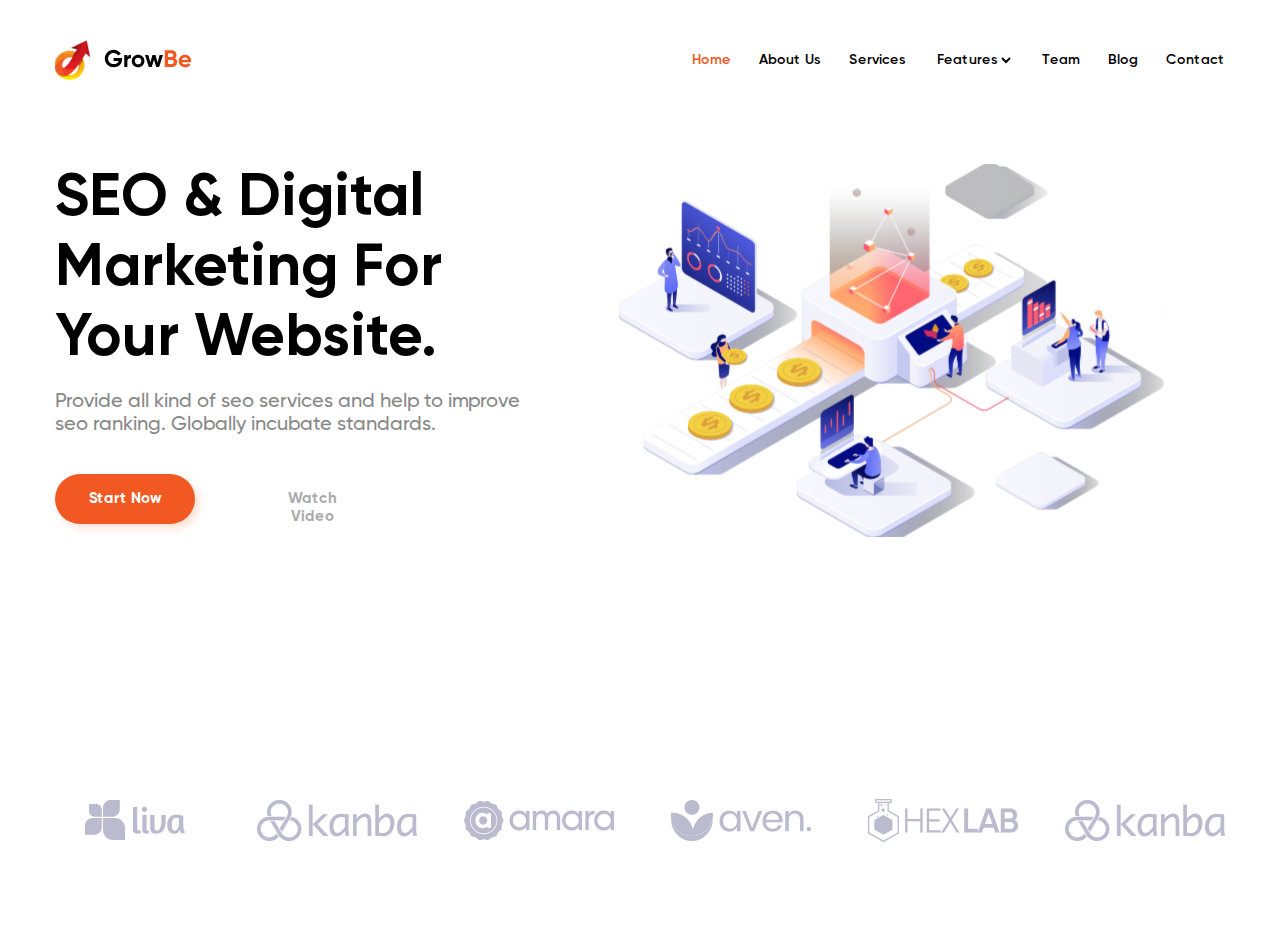
<file: GrowBe/index.html>
<!DOCTYPE html>
<html lang="en">
  <head>
    <meta charset="UTF-8" />
    <meta http-equiv="X-UA-Compatible" content="IE=edge" />
    <meta name="viewport" content="width=device-width, initial-scale=1.0" />
    <title>Document</title>
    <link rel="stylesheet" href="style.css" />
  </head>
  <body>
    <div class="header">
      <div class="header__wraper container">
        <div class="header_logo">
          <img src="img/header_logo.svg" alt="GrowBe logo" />
        </div>
        <div class="header__nav">
          <a class="nav__link__choice" href="#">Home</a>
          <a class="nav__link" href="#">About Us</a>
          <a class="nav__link" href="#">Services</a>
          <select class="nav__link select">
            <option>Features</option>
          </select>
          <a class="nav__link" href="#">Team</a>
          <a class="nav__link" href="#">Blog</a>
          <a class="nav__link" href="#">Contact</a>
        </div>
      </div>
    </div>
    <div class="top__content">
      <div class="content__wraper container">
        <div class="top__info">
          <h1 class="title">SEO &amp; Digital Marketing For Your Website.</h1>
          <p class="text">
            Provide all kind of seo services and help to improve seo ranking.
            Globally incubate standards.
          </p>
          <div class="top__buttons">
            <button class="button_start">Start Now</button>
            <button class="button_video">Watch Video</button>
          </div>
        </div>
        <img
          class="img_content"
          src="img/top_img.svg"
          alt="the_working_process"
        />
      </div>
    </div>
    <div class="top_logos">
      <div class="logos__wraper container">
        <img src="img/logo1.svg" alt="logo" />
        <img src="img/logo2.svg" alt="logo" />
        <img src="img/logo3.svg" alt="logo" />
        <img src="img/logo4.svg" alt="logo" />
        <img src="img/logo5.svg" alt="logo" />
        <img src="img/logo2.svg" alt="logo" />
      </div>
    </div>
  </body>
</html>
</file>
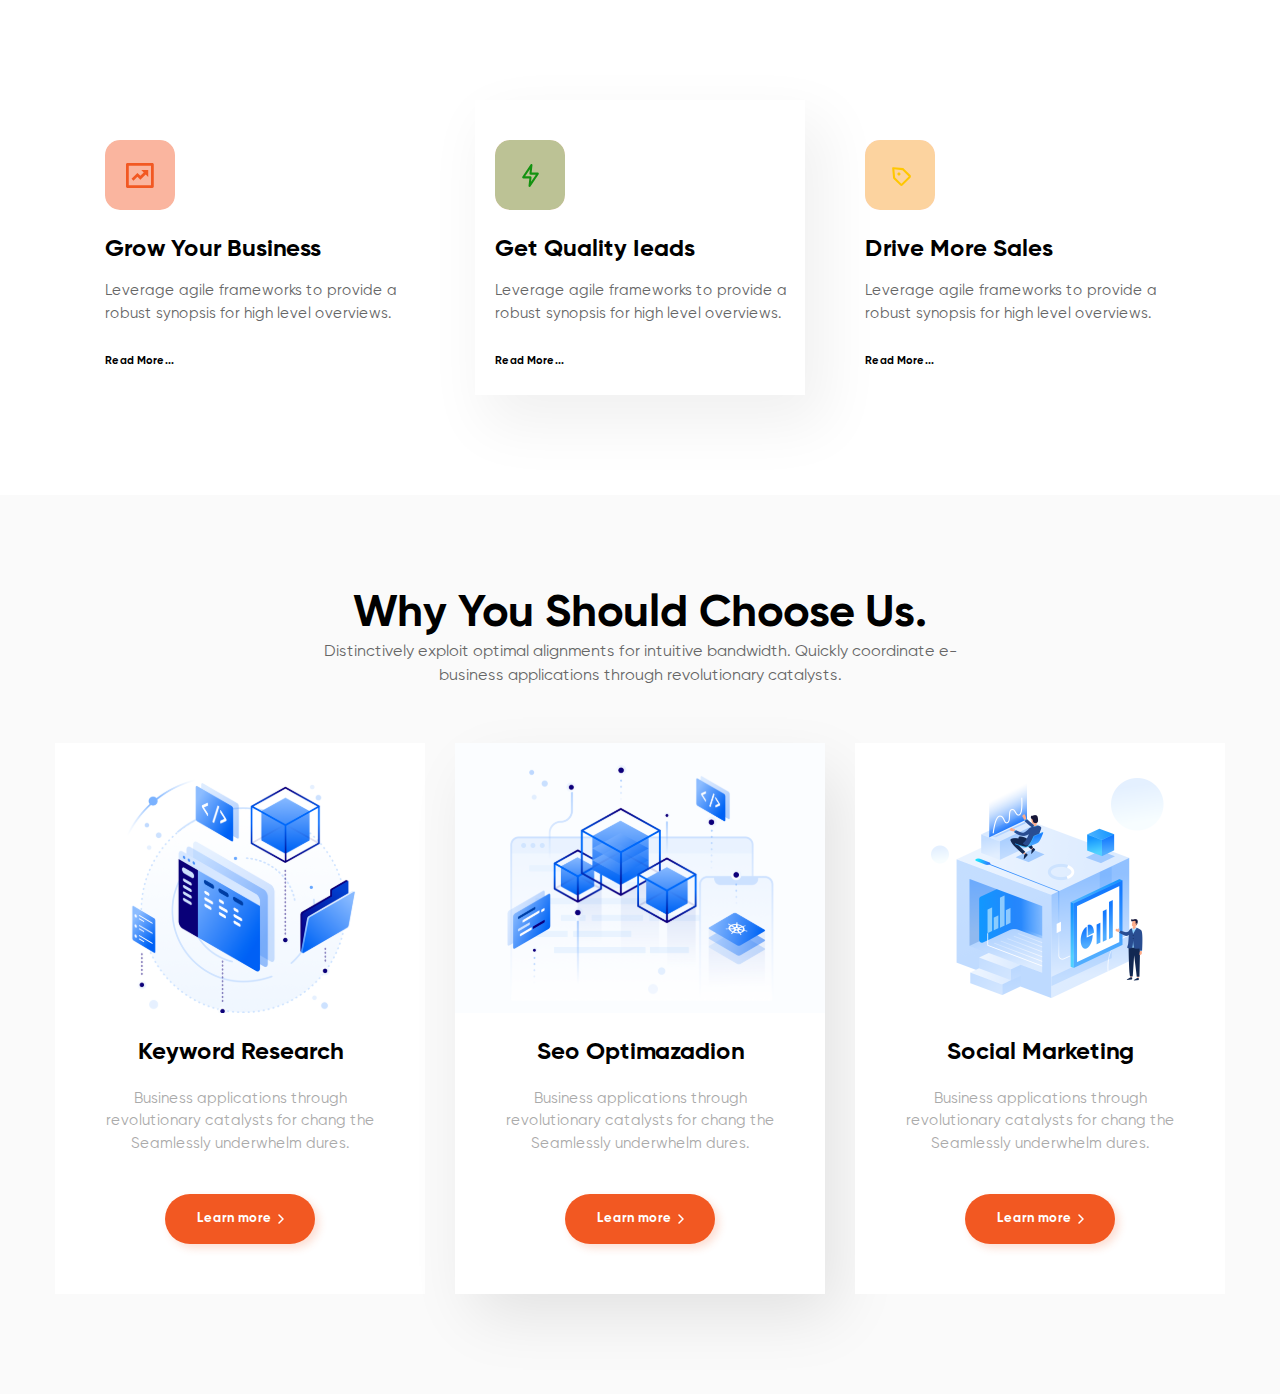
<file: GrowBe2/index.html>
<!DOCTYPE html>
<html lang="en">
  <head>
    <meta charset="UTF-8" />
    <meta http-equiv="X-UA-Compatible" content="IE=edge" />
    <meta name="viewport" content="width=device-width, initial-scale=1.0" />
    <link rel="stylesheet" href="style.css" />
    <title>GrowBe2</title>
  </head>
  <body>
    <div class="reasons">
      <div class="card__wraper container">
        <div class="card">
          <img class="icon" src="img/icon_1.svg" alt="icon_grow" />
          <h2 class="reason__subtitle">Grow Your Business</h2>
          <p class="text">
            Leverage agile frameworks to provide a robust synopsis for high
            level overviews.
          </p>
          <a class="card__links" href="#">Read More...</a>
        </div>
        <div class="card center">
          <img class="icon" src="img/icon_2.svg" alt="icon_grow" />
          <h2 class="reason__subtitle">Get Quality Ieads</h2>
          <p class="text">
            Leverage agile frameworks to provide a robust synopsis for high
            level overviews.
          </p>
          <a class="card__links" href="#">Read More...</a>
        </div>
        <div class="card">
          <img class="icon" src="img/icon_3.svg" alt="icon_grow" />
          <h2 class="reason__subtitle">Drive More Sales</h2>
          <p class="text">
            Leverage agile frameworks to provide a robust synopsis for high
            level overviews.
          </p>
          <a class="card__links" href="#">Read More...</a>
        </div>
      </div>
    </div>
    <div class="choice__content">
      <div class="item choice__header">
        <h1 class="choice__title">Why You Should Choose Us.</h1>
        <p class="choice__heading__text">
          Distinctively exploit optimal alignments for intuitive bandwidth.
          Quickly coordinate e-business applications through revolutionary
          catalysts.
        </p>
      </div>
      <div class="item">
        <img src="img/choice_img1.svg" alt="device images" class="choice_img" />
        <h3 class="choice__subtitle">Keyword Research</h3>
        <p class="choice__text">
          Business applications through revolutionary catalysts for chang the
          Seamlessly underwhelm dures.
        </p>
        <button class="choice__button">
          Learn more <img src="img/Vector.svg" alt="left arrow" />
        </button>
      </div>
      <div class="item item_center">
        <img src="img/choice_img2.svg" alt="device images" class="choice_img" />
        <h3 class="choice__subtitle">Seo Optimazadion</h3>
        <p class="choice__text">
          Business applications through revolutionary catalysts for chang the
          Seamlessly underwhelm dures.
        </p>
        <button class="choice__button">
          Learn more <img src="img/Vector.svg" alt="left arrow" />
        </button>
      </div>
      <div class="item">
        <img src="img/choice_img3.svg" alt="device images" class="choice_img" />
        <h3 class="choice__subtitle">Social Marketing</h3>
        <p class="choice__text">
          Business applications through revolutionary catalysts for chang the
          Seamlessly underwhelm dures.
        </p>
        <button class="choice__button">
          Learn more <img src="img/Vector.svg" alt="left arrow" />
        </button>
      </div>
    </div>
  </body>
</html>
</file>
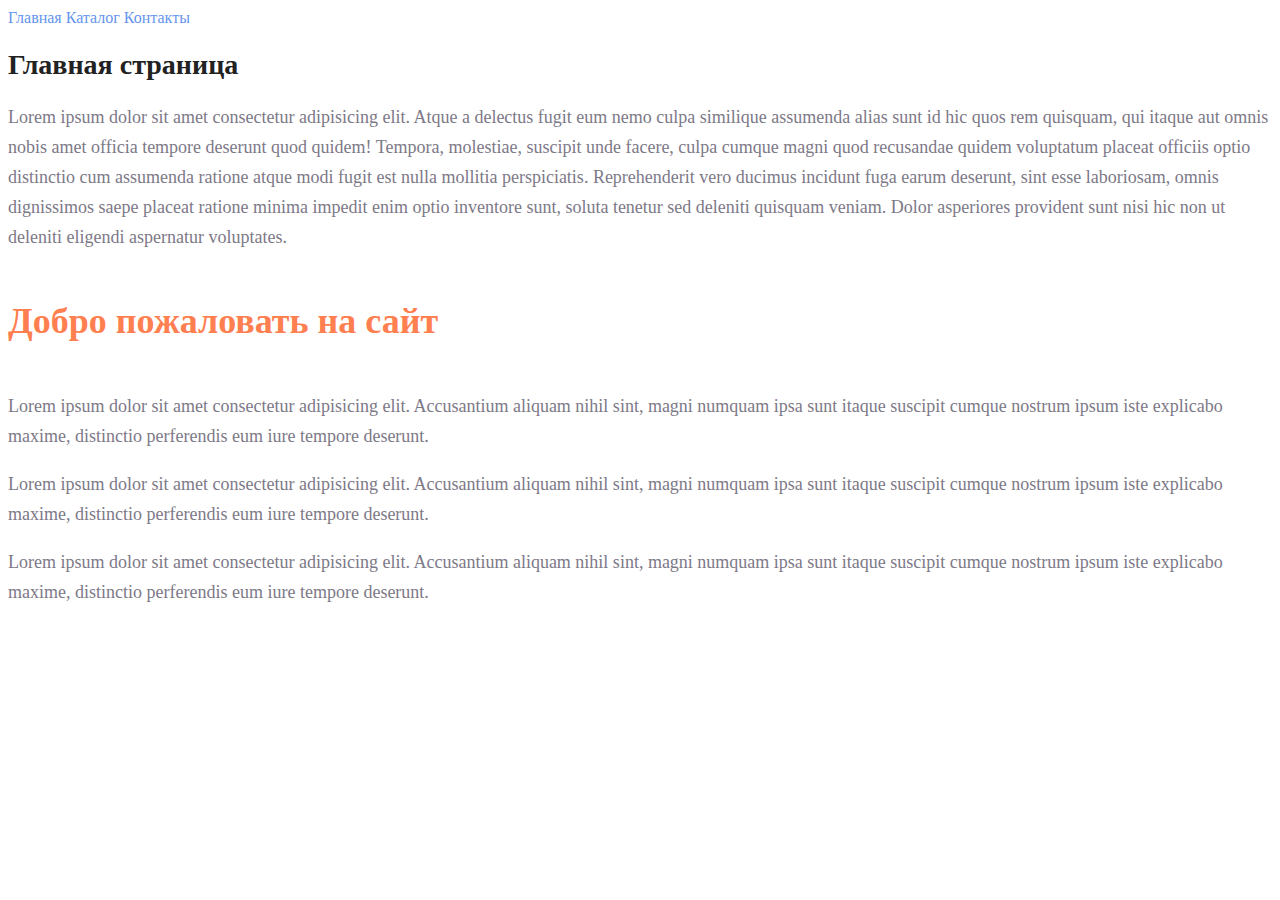
<file: practice1/index.html>
<!DOCTYPE html>
<html lang="ru">
<head>
    <meta charset="UTF-8">
    <meta http-equiv="X-UA-Compatible" content="IE=edge">
    <meta name="viewport" content="width=device-width, initial-scale=1.0">
    <title>Главная</title>
    <link rel="stylesheet" href="style.css">
</head>
<body>
    <a class="menu_link" href="index.html">Главная</a>
    <a class="menu_link" href="catalog/catalog.html">Каталог</a>
    <a class="menu_link" href="">Контакты</a>
    <h1 class="title">Главная страница</h1>
    <p class="text">Lorem ipsum dolor sit amet consectetur adipisicing elit. Atque a delectus fugit eum nemo culpa similique assumenda alias sunt id hic quos rem quisquam, qui itaque aut omnis nobis amet officia tempore deserunt quod quidem! Tempora, molestiae, suscipit unde facere, culpa cumque magni quod recusandae quidem voluptatum placeat officiis optio distinctio cum assumenda ratione atque modi fugit est nulla mollitia perspiciatis. Reprehenderit vero ducimus incidunt fuga earum deserunt, sint esse laboriosam, omnis dignissimos saepe placeat ratione minima impedit enim optio inventore sunt, soluta tenetur sed deleniti quisquam veniam. Dolor asperiores provident sunt nisi hic non ut deleniti eligendi aspernatur voluptates.</p>
    <h2 class="subtitle">Добро пожаловать на сайт</h2>
    <p class="text">Lorem ipsum dolor sit amet consectetur adipisicing elit. Accusantium aliquam nihil sint, magni numquam ipsa sunt itaque suscipit cumque nostrum ipsum iste explicabo maxime, distinctio perferendis eum iure tempore deserunt.</p>
    <p class="text">Lorem ipsum dolor sit amet consectetur adipisicing elit. Accusantium aliquam nihil sint, magni numquam ipsa sunt itaque suscipit cumque nostrum ipsum iste explicabo maxime, distinctio perferendis eum iure tempore deserunt.</p>
    <p class="text">Lorem ipsum dolor sit amet consectetur adipisicing elit. Accusantium aliquam nihil sint, magni numquam ipsa sunt itaque suscipit cumque nostrum ipsum iste explicabo maxime, distinctio perferendis eum iure tempore deserunt.</p>
</body>
</html>
</file>
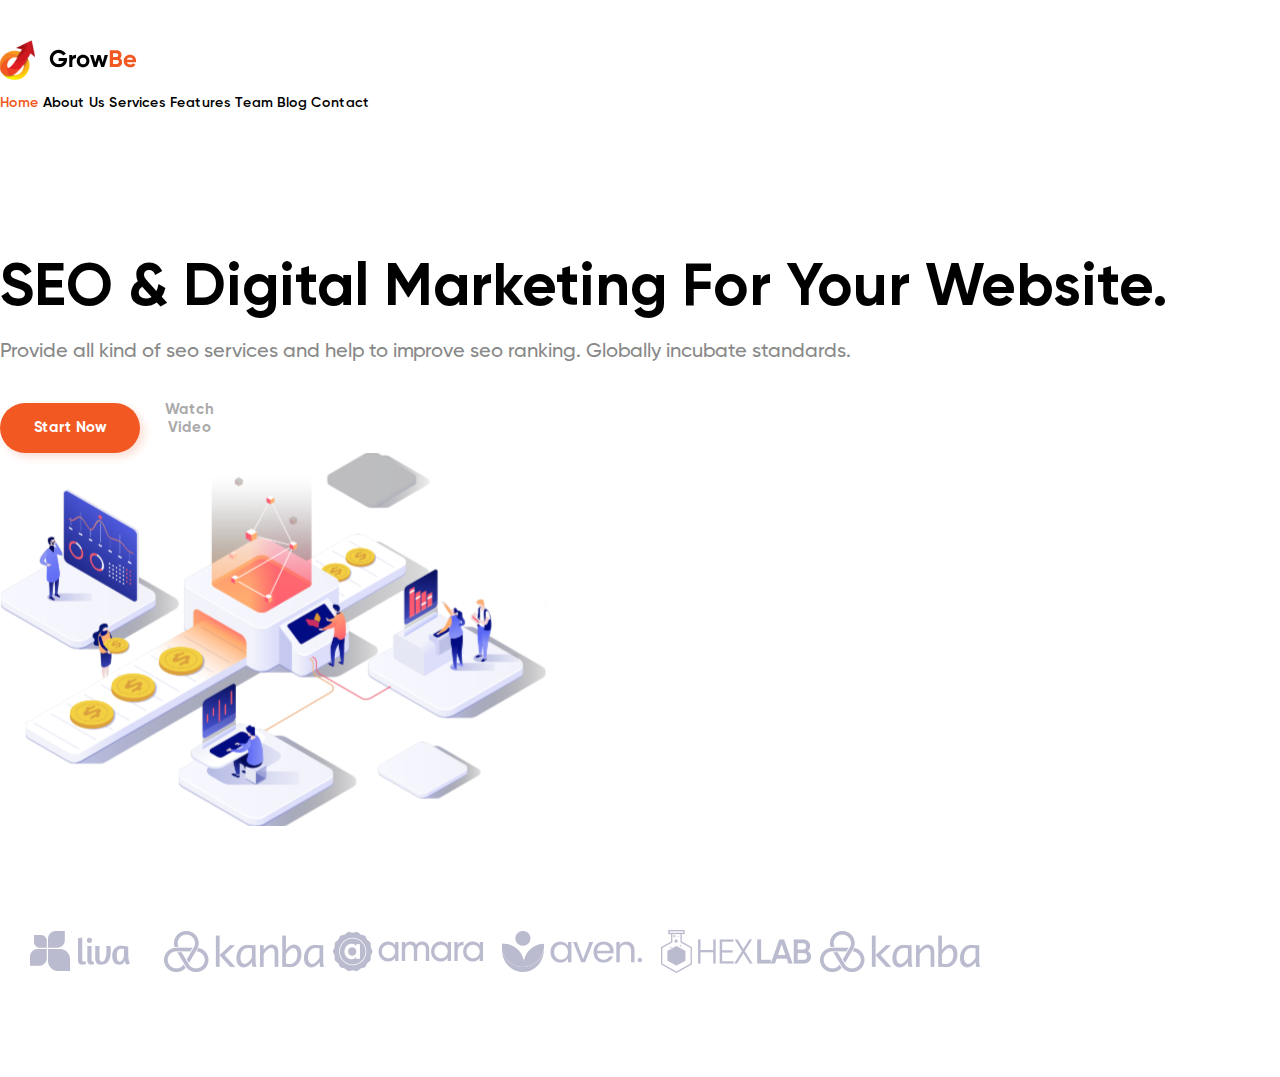
<file: practice3/index.html>
<!DOCTYPE html>
<html lang="en">
<head>
    <meta charset="UTF-8">
    <meta http-equiv="X-UA-Compatible" content="IE=edge">
    <meta name="viewport" content="width=device-width, initial-scale=1.0">
    <title>Document</title>
    <link rel="stylesheet" href="style.css">
</head>
<body>
    <div class="top">
        <div class="header">
            <div class="header_logo"><img src="img/header_logo.svg" alt="GrowBe logo"></div>
            <div class="header__nav">
                <a class="nav__link__choice" href="#">Home</a>
                <a class="nav__link" href="#">About Us</a>
                <a class="nav__link" href="#">Services</a>
                <a class="nav__link" href="#">Features</a>
                <a class="nav__link" href="#">Team</a>
                <a class="nav__link" href="#">Blog</a>
                <a class="nav__link" href="#">Contact</a>
            </div>
        </div>
        <div class="top_content">
            <div class="top__info">
                <h1 class="title">SEO &amp; Digital Marketing For Your Website.
                </h1>
                <p class="text">Provide all kind of seo services and help to improve seo ranking. Globally incubate standards.</p>
                <div class="top__buttons">
                    <button class="button_start">Start Now</button>
                    <button class="button_video">Watch Video</button>
                </div>
            </div>
            <div class="top__image">
                <img src="img/top_img.svg" alt="the_working_process">
            </div>
        </div>
        <div class="top_logos">
            <img src="img/logo1.svg" alt="logo">
            <img src="img/logo2.svg" alt="logo">
            <img src="img/logo3.svg" alt="logo">
            <img src="img/logo4.svg" alt="logo">
            <img src="img/logo5.svg" alt="logo">
            <img src="img/logo2.svg" alt="logo">
        </div>
    </div>
</body>
</html>
</file>
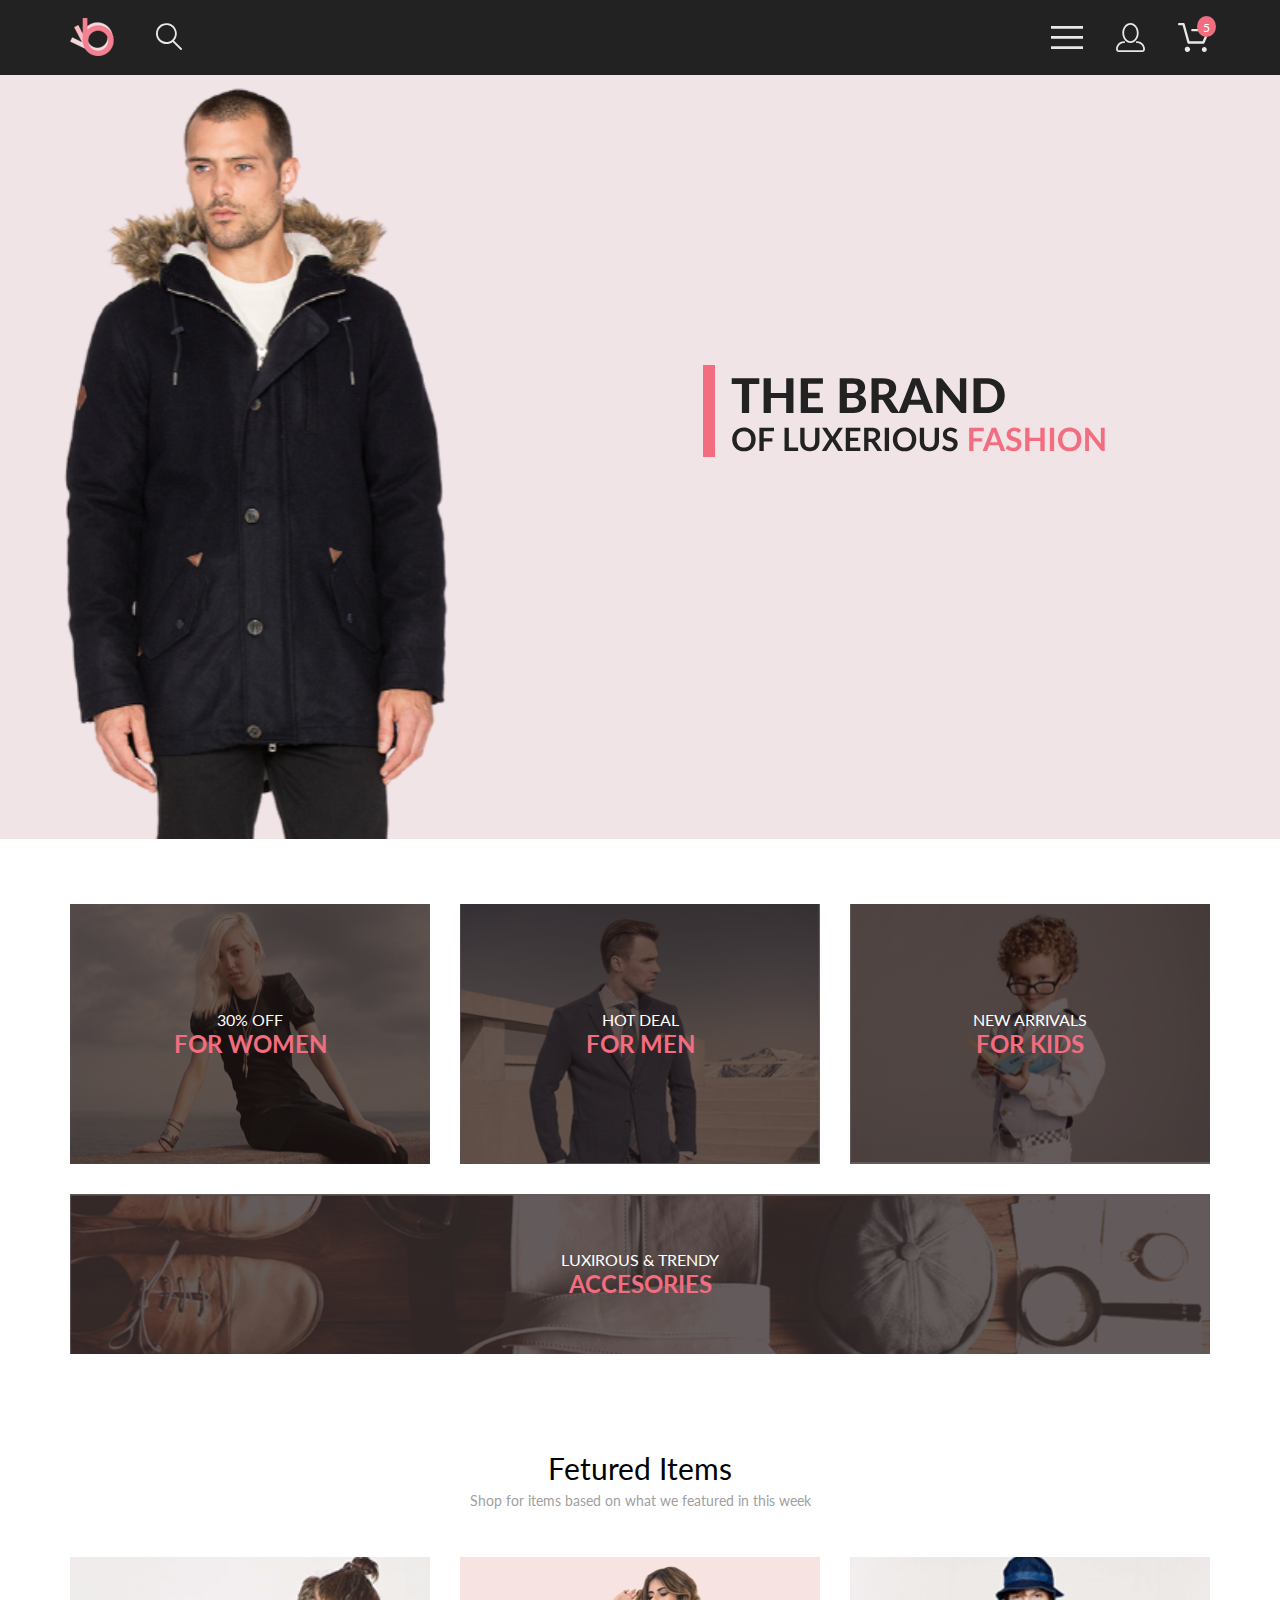
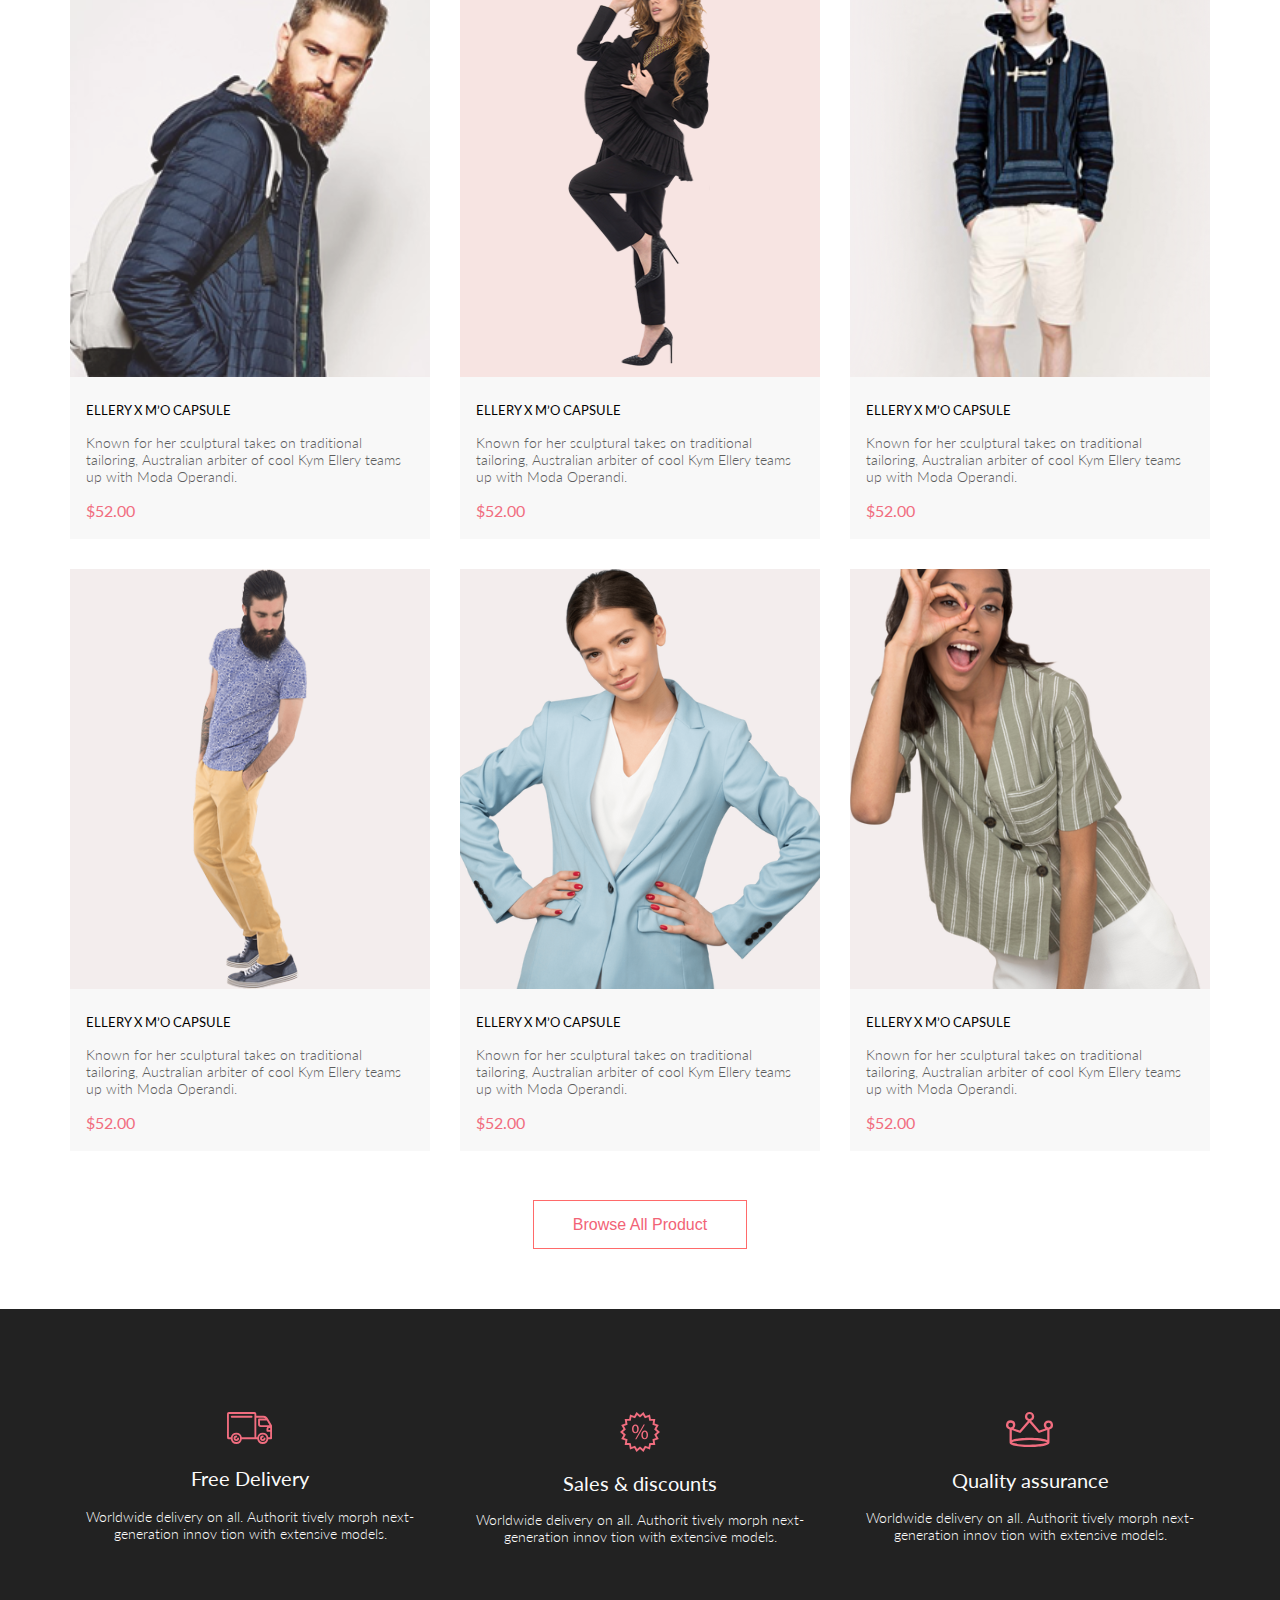
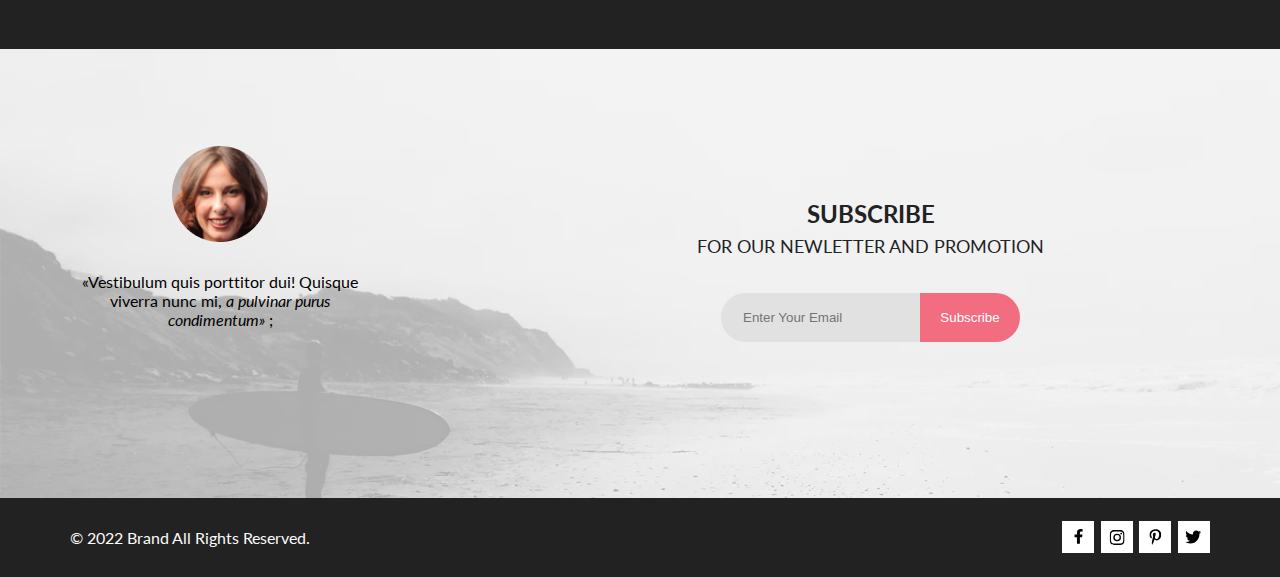
<file: TheBrand/index.html>
<!DOCTYPE html>
<html lang="en">
  <head>
    <meta charset="UTF-8" />
    <meta http-equiv="X-UA-Compatible" content="IE=edge" />
    <meta name="viewport" content="width=device-width, initial-scale=1.0" />
    <link rel="preconnect" href="https://fonts.googleapis.com" />
    <link rel="preconnect" href="https://fonts.gstatic.com" crossorigin />
    <link
      href="https://fonts.googleapis.com/css2?family=Lato:wght@300;400;900&display=swap"
      rel="stylesheet"
    />
    <script src="script.js" defer></script>
    <title>The Brand</title>
    <link rel="stylesheet" href="style.css" />
  </head>
  <body>
    <header class="header">
      <nav class="nav center">
        <div class="nav__left">
          <a href="index.html"
            ><img
              class="nav__img-logo"
              src="img/logo.svg"
              alt="img logo 'The Brand'"
          /></a>
          <button class="nav__button">
            <img
              class="nav__img-search"
              src="img/search.svg"
              alt="img search"
            />
          </button>
        </div>
        <div class="nav__right">
          <button class="nav__button menu-button">
            <img class="nav__img-menu" src="img/hamburger.svg" alt="img menu" />
          </button>
          <button class="nav__button">
            <img
              class="nav__img-profile"
              src="img/icon_profile.svg"
              alt="img profile"
            />
          </button>
          <button class="nav__button">
            <img
              class="nav__img-basket"
              src="img/basket.svg"
              alt="img basket"
            />
          </button>
          <div class="nav__counter-form">
            <span class="nav__counter">5</span>
          </div>
        </div>
      </nav>
    </header>
    <section class="banner center__banner">
      <div class="banner__left">
        <img class="banner__img" src="img/header_img.svg" alt="img man" />
      </div>
      <div class="banner__right">
        <img
          class="banner__img-brand"
          src="img/brand_img.svg"
          alt="img brand"
        />
      </div>
      <div class="menu hidden">
        <h4 class="menu__heading">MENU</h4>
        <div class="menu-man">
          <h5 class="menu-text">MAN</h5>
          <ul class="menu-list">
            <li><a class="menu-link" href="">Accessories</a></li>
            <li><a class="menu-link" href="">Bags</a></li>
            <li><a class="menu-link" href="">Denim</a></li>
            <li><a class="menu-link" href="">T-Shirts</a></li>
          </ul>
        </div>
        <div class="menu-woman">
          <h5 class="menu-text">WOMAN</h5>
          <ul class="menu-list">
            <li><a class="menu-link" href="">Accessories</a></li>
            <li><a class="menu-link" href="">Jackets &amp; Coats</a></li>
            <li><a class="menu-link" href="">Polos</a></li>
            <li><a class="menu-link" href="">T-Shirts</a></li>
            <li><a class="menu-link" href="">Shirts</a></li>
          </ul>
        </div>
        <div class="menu-kids">
          <h5 class="menu-text">KIDS</h5>
          <ul class="menu-list">
            <li><a class="menu-link" href="">Accessories</a></li>
            <li><a class="menu-link" href="">Jackets &amp; Coats</a></li>
            <li><a class="menu-link" href="">Polos</a></li>
            <li><a class="menu-link" href="">T-Shirts</a></li>
            <li><a class="menu-link"  href="">Shirts</a></li>
            <li><a class="menu-link" href="">Bags</a></li>
          </ul>
        </div>
      </div>
    </section>
    <section class="category center">
      <div class="category-women">
        <div class="category-bg">
          <p class="category-text">30% OFF</p>
          <h3 class="category-title">FOR WOMEN</h3>
        </div>
      </div>
      <div class="category-men">
        <div class="category-bg">
          <p class="category-text">HOT DEAL</p>
          <h3 class="category-title">FOR MEN</h3>
        </div>
      </div>
      <div class="category-kids">
        <div class="category-bg">
          <p class="category-text">NEW ARRIVALS</p>
          <h3 class="category-title">FOR KIDS</h3>
        </div>
      </div>
      <div class="category-accesories long">
        <div class="category-bg">
          <p class="category-text">LUXIROUS &amp; TRENDY</p>
          <h3 class="category-title">ACCESORIES</h3>
        </div>
      </div>
    </section>
    <section class="item center">
      <div class="item__heading">
        <h2 class="item__title">Fetured Items</h2>
        <p class="item__text">
          Shop for items based on what we featured in this week
        </p>
      </div>
      <div class="card__product">
        <div class="card">
          <div class="card__img-box">
            <img class="card__img" src="img/card1.svg" alt="product image" />
            <div class="card__img-filter">
              <a href="#" class="card__add-cart-button">
                <img src="img/basket.svg" alt="cart" />
                <div class="card__add-cart-text">Add to Cart</div>
              </a>
            </div>
          </div>
          <h3 class="card__title">ELLERY X&nbsp;M&rsquo;O CAPSULE</h3>
          <p class="card__text">
            Known for her sculptural takes on&nbsp;traditional tailoring,
            Australian arbiter of&nbsp;cool Kym Ellery teams up&nbsp;with Moda
            Operandi.
          </p>
          <p class="card__price">$52.00</p>
        </div>
        <div class="card">
          <div class="card__img-box">
            <img class="card__img" src="img/card2.svg" alt="product image" />
            <div class="card__img-filter">
              <a href="#" class="card__add-cart-button">
                <img src="img/basket.svg" alt="cart" />
                <div class="card__add-cart-text">Add to Cart</div>
              </a>
            </div>
          </div>
          <h3 class="card__title">ELLERY X&nbsp;M&rsquo;O CAPSULE</h3>
          <p class="card__text">
            Known for her sculptural takes on&nbsp;traditional tailoring,
            Australian arbiter of&nbsp;cool Kym Ellery teams up&nbsp;with Moda
            Operandi.
          </p>
          <p class="card__price">$52.00</p>
        </div>
        <div class="card">
          <div class="card__img-box">
            <img class="card__img" src="img/card3.svg" alt="product image" />
            <div class="card__img-filter">
              <a href="#" class="card__add-cart-button">
                <img src="img/basket.svg" alt="cart" />
                <div class="card__add-cart-text">Add to Cart</div>
              </a>
            </div>
          </div>
          <h3 class="card__title">ELLERY X&nbsp;M&rsquo;O CAPSULE</h3>
          <p class="card__text">
            Known for her sculptural takes on&nbsp;traditional tailoring,
            Australian arbiter of&nbsp;cool Kym Ellery teams up&nbsp;with Moda
            Operandi.
          </p>
          <p class="card__price">$52.00</p>
        </div>
        <div class="card">
          <div class="card__img-box">
            <img class="card__img" src="img/card4.svg" alt="product image" />
            <div class="card__img-filter">
              <a href="#" class="card__add-cart-button">
                <img src="img/basket.svg" alt="cart" />
                <div class="card__add-cart-text">Add to Cart</div>
              </a>
            </div>
          </div>
          <h3 class="card__title">ELLERY X&nbsp;M&rsquo;O CAPSULE</h3>
          <p class="card__text">
            Known for her sculptural takes on&nbsp;traditional tailoring,
            Australian arbiter of&nbsp;cool Kym Ellery teams up&nbsp;with Moda
            Operandi.
          </p>
          <p class="card__price">$52.00</p>
        </div>
        <div class="card">
          <div class="card__img-box">
            <img class="card__img" src="img/card5.svg" alt="product image" />
            <div class="card__img-filter">
              <a href="#" class="card__add-cart-button">
                <img src="img/basket.svg" alt="cart" />
                <div class="card__add-cart-text">Add to Cart</div>
              </a>
            </div>
          </div>
          <h3 class="card__title">ELLERY X&nbsp;M&rsquo;O CAPSULE</h3>
          <p class="card__text">
            Known for her sculptural takes on&nbsp;traditional tailoring,
            Australian arbiter of&nbsp;cool Kym Ellery teams up&nbsp;with Moda
            Operandi.
          </p>
          <p class="card__price">$52.00</p>
        </div>
        <div class="card">
          <div class="card__img-box">
            <img class="card__img" src="img/card6.svg" alt="product image" />
            <div class="card__img-filter">
              <a href="#" class="card__add-cart-button">
                <img src="img/basket.svg" alt="cart" />
                <div class="card__add-cart-text">Add to Cart</div>
              </a>
            </div>
          </div>
          <h3 class="card__title">ELLERY X&nbsp;M&rsquo;O CAPSULE</h3>
          <p class="card__text">
            Known for her sculptural takes on&nbsp;traditional tailoring,
            Australian arbiter of&nbsp;cool Kym Ellery teams up&nbsp;with Moda
            Operandi.
          </p>
          <p class="card__price">$52.00</p>
        </div>
      </div>
      <div class="item__button">
        <button class="button">Browse All Product</button>
      </div>
    </section>
    <section class="advantages center">
      <div class="advantages__card card1">
        <svg
          class="advantages__icon"
          xmlns="http://www.w3.org/2000/svg"
          width="46"
          height="32"
          fill="none"
        >
          <path
            fill="#F16D7F"
            d="M30.287 27.243H14.81a5.562 5.562 0 0 1-10.987 0H1.886a1.869 1.869 0 0 1-1.857-1.876V1.877A1.869 1.869 0 0 1 1.886 0h25.55a1.868 1.868 0 0 1 1.857 1.877v1.905h7.12a.9.9 0 0 1 .239.031c2.3.2 3.457 1.4 4.677 3.462l3.559 6.094c.085.145.13.31.13.477v12.458a.934.934 0 0 1-.93.938h-2.813a5.562 5.562 0 0 1-10.987 0h-.001Zm1.778-.939a3.715 3.715 0 1 0 3.716-3.755 3.74 3.74 0 0 0-3.716 3.755Zm-26.464 0a3.715 3.715 0 1 0 3.716-3.755A3.74 3.74 0 0 0 5.6 26.304Zm35.672-.938h1.886v-5.618h-2.736a.932.932 0 0 1-.93-.938v-1.847c0-.72.276-1.414.77-1.938h-6.378a.927.927 0 0 1-.23-.03 2.824 2.824 0 0 1-2.573-2.823v-4.7a.936.936 0 0 1 .929-.939h6.483a3.354 3.354 0 0 0-2.578-.88h-6.623v19.709h.994a5.561 5.561 0 0 1 10.987 0l-.001.004Zm-26.464 0h12.627V1.876H1.886v23.49h1.937a5.562 5.562 0 0 1 10.987 0h-.001Zm26.542-8.4v.909h1.808v-1.847h-.88a.934.934 0 0 0-.927.935l-.001.003Zm-8.413-4.792a.955.955 0 0 0 .947.958c.064 0 .127.006.19.02H42.6l-2.766-4.736h-6.9l.004 3.758Zm.093 14.132a2.766 2.766 0 0 1 2.749-2.777.938.938 0 0 1 0 1.876.9.9 0 1 0 .892.9.928.928 0 0 1 1.857 0 2.75 2.75 0 1 1-5.5 0h.002Zm-26.464 0a2.766 2.766 0 0 1 2.749-2.777.938.938 0 0 1 0 1.876.9.9 0 1 0 .892.9.929.929 0 0 1 1.857 0 2.75 2.75 0 1 1-5.5 0h.002ZM4.709 5.66a.938.938 0 1 1 0-1.876h19.9a.938.938 0 1 1 0 1.876h-19.9Z"
          />
        </svg>
        <h3 class="advantages__title">Free Delivery</h3>
        <p class="advantages__text">
          Worldwide delivery on&nbsp;all. Authorit tively morph next-generation
          innov tion with extensive models.
        </p>
      </div>
      <div class="advantages__card card2">
        <svg
          xmlns="http://www.w3.org/2000/svg"
          width="40"
          height="40"
          fill="none"
        >
          <path
            fill="#F16D7F"
            d="m19.994 37.024-3.471 2.9-2.288-3.92-4.24 1.512-.822-4.48-4.493-.045.732-4.5-4.208-1.6 2.21-3.966L0 19.96l3.412-2.967-2.21-3.965 4.209-1.6-.733-4.495 4.494-.044.822-4.48 4.24 1.51L16.522 0l3.47 2.9L23.465 0l2.289 3.92 4.24-1.511.82 4.48 4.495.046-.732 4.495 4.208 1.6-2.21 3.966 3.412 2.965-3.412 2.967 2.209 3.966-4.21 1.6.734 4.494-4.495.045-.821 4.48-4.238-1.51-2.29 3.92-3.47-2.9ZM21.2 35.54l1.76 1.471 1.162-1.99.792-1.356 1.468.523 2.15.768.418-2.273.285-1.555 1.56-.016 2.283-.021-.372-2.282-.254-1.56 1.459-.554 2.134-.813-1.12-2.01-.766-1.375 1.183-1.027 1.734-1.51-1.733-1.5-1.183-1.03.766-1.375 1.12-2.011-2.133-.811-1.46-.553.256-1.56.372-2.281-2.282-.023-1.56-.016-.285-1.554-.416-2.273-2.152.767-1.468.523-.793-1.357-1.162-1.99-1.762 1.47-1.205 1.006-1.205-1.005-1.761-1.471-1.161 1.989-.792 1.357-1.47-.523-2.15-.768-.417 2.274-.285 1.554-1.56.016-2.281.022.372 2.282.254 1.558-1.46.555-2.134.81 1.12 2.012.767 1.375-1.183 1.029-1.734 1.508 1.733 1.507 1.183 1.029-.766 1.375-1.121 2.01 2.133.81 1.46.555-.255 1.559-.371 2.284 2.28.023 1.56.016.286 1.555.417 2.272 2.152-.767 1.469-.523.792 1.357 1.162 1.99 1.76-1.471 1.206-1.005 1.204.998Zm.118-12.521c0-2.927 1.565-4.555 3.459-4.555 2.006 0 3.3 1.563 3.3 4.33 0 3.059-1.585 4.577-3.415 4.577-1.78 0-3.324-1.45-3.344-4.352Zm1.52-.088c-.022 1.85.683 3.258 1.873 3.258 1.277 0 1.85-1.385 1.85-3.3 0-1.765-.507-3.237-1.85-3.237-1.211-.004-1.872 1.45-1.872 3.278Zm-7.644 4.4 8.415-14.719h1.233l-8.415 14.719h-1.233ZM11.979 16.99c0-2.9 1.563-4.532 3.458-4.532 2 0 3.326 1.564 3.326 4.332 0 3.058-1.586 4.575-3.436 4.575-1.783 0-3.327-1.45-3.348-4.374v-.001Zm1.542-.066c-.044 1.85.64 3.257 1.85 3.259 1.277 0 1.85-1.384 1.85-3.3 0-1.766-.507-3.238-1.85-3.238-1.21-.003-1.85 1.447-1.85 3.28v-.001Z"
          />
        </svg>
        <h3 class="advantages__title">Sales &amp; discounts</h3>
        <p class="advantages__text">
          Worldwide delivery on&nbsp;all. Authorit tively morph next-generation
          innov tion with extensive models.
        </p>
      </div>
      <div class="advantages__card card3">
        <svg
          xmlns="http://www.w3.org/2000/svg"
          width="48"
          height="35"
          fill="none"
        >
          <path
            fill="#F16D7F"
            d="M42.393 8.536a4.6 4.6 0 0 0-4.646 4.533 4.456 4.456 0 0 0 1.56 3.365l-5.86 2.055-8.339-9.683a4.536 4.536 0 0 0 3.1-4.256 4.646 4.646 0 0 0-9.29 0 4.544 4.544 0 0 0 3.045 4.242l-8.352 9.7-5.858-2.055a4.457 4.457 0 0 0 1.558-3.365 4.647 4.647 0 1 0-5.745 4.393v12.29c.007.083.024.163.05.242-.033.126-.05.257-.05.388 0 4.412 17.919 4.542 19.962 4.542 2.043 0 19.962-.13 19.962-4.542 0-.131-.018-.262-.05-.388a.899.899 0 0 0 .05-.241V17.465a4.516 4.516 0 0 0-1.093-8.926l-.004-.003ZM21.174 4.552A2.386 2.386 0 1 1 23.56 6.88a2.362 2.362 0 0 1-2.386-2.328Zm-7.59 16.276a1.155 1.155 0 0 0 1.246-.33l8.7-10.1 8.7 10.1a1.155 1.155 0 0 0 1.245.33l7.758-2.724v9.937c-4.885-2.122-16.109-2.2-17.7-2.2-1.591 0-12.819.079-17.7 2.2v-9.937l7.751 2.724Zm9.943 11.889c-8.7 0-14.249-1.011-16.557-1.862a4.63 4.63 0 0 1-1-.474c.722-.521 3.061-1.232 6.966-1.732a93.168 93.168 0 0 1 21.175 0c3.9.5 6.245 1.21 6.965 1.732-.31.198-.645.358-.995.474-2.302.849-7.846 1.862-16.554 1.862ZM2.28 13.069a2.385 2.385 0 1 1 2.386 2.33 2.361 2.361 0 0 1-2.386-2.33Zm40.113 2.33a2.328 2.328 0 1 1 2.386-2.33 2.362 2.362 0 0 1-2.386 2.329Z"
          />
        </svg>
        <h3 class="advantages__title">Quality assurance</h3>
        <p class="advantages__text">
          Worldwide delivery on&nbsp;all. Authorit tively morph next-generation
          innov tion with extensive models.
        </p>
      </div>
    </section>
    <section class="subscribe">
      <div class="subscribe_bg center">
        <figure class="subscribe__left">
          <img
            class="subscribe__img"
            src="img/subscribe_img.png"
            alt="photo"
            width="96px"
          />
          <figcaption class="subscribe__text">
            &laquo;Vestibulum quis porttitor dui! Quisque viverra nunc&nbsp;mi,
            <span class="subscribe__text_italic"
              >a&nbsp;pulvinar purus condimentum&raquo</span
            >
            ;
          </figcaption>
        </figure>
        <div class="subscribe__right">
          <h3 class="subscribe__title">
            <span class="subscribe__title_bold">SUBSCRIBE </span> <br />
            FOR OUR NEWLETTER AND PROMOTION
          </h3>
          <form class="subscribe__form" action="#">
            <input
              class="subscribe__email"
              type="email"
              placeholder="Enter Your Email"
            />
            <input class="subscribe__button" type="submit" value="Subscribe" />
          </form>
        </div>
      </div>
    </section>
    <footer class="footer center">
      <div class="footer__copyright">
        &copy;&nbsp;2022 Brand All Rights Reserved.
      </div>
      <div class="footer__icons">
        <a href="#" class="footer__sm-link">
          <svg
            class="icon"
            width="11"
            height="16"
            viewBox="0 0 11 16"
            fill="none"
            xmlns="http://www.w3.org/2000/svg"
          >
            <path
              d="M9.08836 8.28L9.50686 5.61602H6.89022V3.88729C6.89022 3.15848 7.25574 2.44806 8.42765 2.44806H9.61722V0.179975C9.61722 0.179975 8.53772 0 7.50561 0C5.35073 0 3.9422 1.27593 3.9422 3.5857V5.61602H1.54688V8.28H3.9422V14.72H6.89022V8.28H9.08836Z"
              fill="black"
            />
          </svg>
        </a>
        <a href="#" class="footer__sm-link"
          ><svg
            xmlns="http://www.w3.org/2000/svg"
            width="16"
            height="17"
            fill="none"
          >
            <g clip-path="url(#clip0_190_1610)">
              <path
                fill="#000"
                d="M8.137 4.682a3.812 3.812 0 0 0-3.821 3.815 3.812 3.812 0 0 0 3.82 3.815 3.812 3.812 0 0 0 3.822-3.815 3.812 3.812 0 0 0-3.821-3.815Zm0 6.295a2.487 2.487 0 0 1-2.485-2.48 2.485 2.485 0 0 1 4.97 0 2.487 2.487 0 0 1-2.485 2.48Zm4.869-6.451c0 .494-.4.89-.892.89a.89.89 0 1 1 .891-.89Zm2.53.903c-.056-1.192-.329-2.248-1.204-3.118-.87-.87-1.928-1.142-3.122-1.202-1.23-.07-4.919-.07-6.15 0-1.19.056-2.248.329-3.122 1.199-.875.87-1.144 1.925-1.204 3.117-.07 1.229-.07 4.911 0 6.14.056 1.192.329 2.248 1.204 3.117.874.87 1.929 1.143 3.123 1.202 1.23.07 4.918.07 6.149 0 1.194-.056 2.251-.328 3.122-1.202.872-.87 1.145-1.925 1.204-3.117.07-1.229.07-4.908 0-6.136Zm-1.59 7.454a2.513 2.513 0 0 1-1.416 1.414c-.981.389-3.31.3-4.393.3-1.084 0-3.416.085-4.393-.3a2.513 2.513 0 0 1-1.417-1.414c-.39-.98-.3-3.304-.3-4.386 0-1.083-.086-3.41.3-4.386.26-.651.761-1.153 1.417-1.415.98-.388 3.309-.299 4.393-.299 1.084 0 3.415-.086 4.393.3.652.258 1.154.76 1.417 1.414.389.979.3 3.303.3 4.386 0 1.082.089 3.41-.3 4.386Z"
              />
            </g>
            <defs>
              <clipPath id="clip0_190_1610">
                <path fill="#fff" d="M.684 0h14.899v17H.684z" />
              </clipPath>
            </defs>
          </svg> </a
        ><a href="#" class="footer__sm-link"
          ><svg
            xmlns="http://www.w3.org/2000/svg"
            width="13"
            height="16"
            fill="none"
          >
            <g clip-path="url(#clip0_190_1618)">
              <path
                fill="#000"
                d="M6.74.203C3.556.203.408 2.341.408 5.8c0 2.2 1.23 3.45 1.974 3.45.308 0 .484-.863.484-1.106 0-.29-.735-.91-.735-2.119 0-2.513 1.9-4.294 4.358-4.294 2.114 0 3.678 1.21 3.678 3.431 0 1.66-.661 4.772-2.803 4.772-.773 0-1.434-.562-1.434-1.368 0-1.182.82-2.325.82-3.544 0-2.069-2.915-1.694-2.915.806 0 .525.065 1.106.298 1.584-.428 1.857-1.304 4.622-1.304 6.535 0 .59.084 1.172.14 1.762.105.12.053.107.214.047 1.564-2.156 1.509-2.578 2.216-5.4.382.732 1.37 1.125 2.151 1.125 3.297 0 4.777-3.234 4.777-6.15 0-3.103-2.663-5.128-5.587-5.128Z"
              />
            </g>
            <defs>
              <clipPath id="clip0_190_1618">
                <path fill="#fff" d="M.408 0h11.92v16H.407z" />
              </clipPath>
            </defs></svg></a
        ><a href="#" class="footer__sm-link"
          ><svg
            xmlns="http://www.w3.org/2000/svg"
            width="17"
            height="16"
            fill="none"
          >
            <g clip-path="url(#clip0_190_1614)">
              <path
                fill="#000"
                d="M14.418 4.741c.01.142.01.284.01.426 0 4.335-3.277 9.33-9.267 9.33a9.16 9.16 0 0 1-5.002-1.472c.262.03.515.04.787.04a6.495 6.495 0 0 0 4.044-1.4A3.266 3.266 0 0 1 1.944 9.39c.202.03.404.05.615.05.293 0 .585-.04.857-.111A3.274 3.274 0 0 1 .805 6.112V6.07c.433.244.937.396 1.472.416a3.283 3.283 0 0 1-1.452-2.73c0-.61.161-1.168.444-1.656a9.238 9.238 0 0 0 6.715 3.432 3.727 3.727 0 0 1-.08-.751c0-1.807 1.452-3.28 3.257-3.28a3.24 3.24 0 0 1 2.38 1.036 6.386 6.386 0 0 0 2.067-.792 3.266 3.266 0 0 1-1.432 1.807 6.494 6.494 0 0 0 1.876-.507 7.029 7.029 0 0 1-1.634 1.695Z"
              />
            </g>
            <defs>
              <clipPath id="clip0_190_1614">
                <path fill="#fff" d="M.16 0H16.05v16H.16z" />
              </clipPath>
            </defs>
          </svg>
        </a>
      </div>
    </footer>
  </body>
</html>
</file>
<file: GrowBe/style.css>
@font-face {
  font-family: Gilroy-Bold;
  src: url(font2/Gilroy-Bold.woff2);
}

@font-face {
  font-family: Gilroy-Medium;
  src: url(font2/Gilroy-Medium.woff2);
}

@font-face {
  font-family: Gilroy-Regular;
  src: url(font2/Gilroy-Regular.woff2);
}

@font-face {
  font-family: Gilroy-Semibold;
  src: url(font2/Gilroy-Semibold.woff2);
}

* {
  margin: 0;
  padding: 0;
  text-decoration: none;
  box-sizing: border-box;
}

body {
  scroll-behavior: smooth;
  text-rendering: optimizeSpeed;
  background: #ffffff;
}

img {
  display: block;
  max-width: 100%;
}

.container {
  width: 1170px;
  margin: 0 auto;
}

.header {
  margin-top: 40px;
}

.header__wraper {
  display: flex;
  justify-content: space-between;
}

.header_logo {
  display: flex;
  justify-content: flex-start;
  align-items: center;
}

.header__nav {
  display: flex;
  width: 533px;
  justify-content: space-between;
  align-items: center;
  font-family: Gilroy-Semibold;
  margin-bottom: 12px;
  margin-top: 11px;
  font-size: 14px;
  line-height: 16px;
}

.nav__link {
  color: #000;
}

.nav__link__choice {
  color: #f25822;
}

.select {
  background: none;
  border: none;
  font-family: Gilroy-Semibold;
  font-size: 14px;
  line-height: 16px;
}

.top__content {
  padding-top: 84px;
  padding-bottom: 162px;
}

.content__wraper {
  display: flex;
  gap: 41px;
}

.title {
  width: 522px;
  margin-bottom: 17px;
  font-family: "Gilroy-Bold";
  font-size: 60px;
  line-height: 70px;
  color: #000000;
}

.text {
  width: 466px;
  font-family: "Gilroy-Medium";
  font-size: 20px;
  line-height: 23px;
  color: #888888;
}

.top__buttons {
  margin-top: 37px;
  display: flex;
  gap: 72px;
  align-items: center;
}

.button_start {
  font-family: "Gilroy-Bold";
  font-size: 15px;
  line-height: 18px;
  width: 140px;
  height: 50px;
  color: #ffffff;
  background: #f25822;
  box-shadow: 4px 4px 8px rgba(242, 88, 34, 0.2);
  border-radius: 50px;
  border: none;
}

.button_video {
  font-family: "Gilroy-Bold";
  font-size: 15px;
  line-height: 18px;
  background-color: #ffffff;
  color: #aaaaaa;
  border: none;
  width: 90px;
  height: 19px;
}

.logos__wraper {
  display: flex;
  justify-content: space-between;
}

.top_logos {
  padding-top: 97px;
  padding-bottom: 96px;
}
</file>
<file: GrowBe2/style.css>
@font-face {
  font-family: Gilroy-Bold;
  src: url(../GrowBe/font2/Gilroy-Bold.woff2);
}

@font-face {
  font-family: Gilroy-Medium;
  src: url(../GrowBe/font2/Gilroy-Medium.woff2);
}

@font-face {
  font-family: Gilroy-Regular;
  src: url(../GrowBe/font2/Gilroy-Regular.woff2);
}

@font-face {
  font-family: Gilroy-Semibold;
  src: url(../GrowBe/font2/Gilroy-Semibold.woff2);
}

* {
  margin: 0;
  padding: 0;
  text-decoration: none;
  box-sizing: border-box;
}

body {
  scroll-behavior: smooth;
  text-rendering: optimizeSpeed;
}

img {
  display: block;
  max-width: 100%;
}

.reasons {
  background: #ffffff;
}

.container {
  width: 1170px;
  margin: 0 auto;
}

.card__wraper {
  display: flex;
  justify-content: center;
  gap: 60px;
}

.card {
  margin-top: 140px;
  margin-bottom: 125px;
}

.center {
  margin-top: 100px;
  margin-bottom: 100px;
  padding-top: 40px;
  padding-left: 20px;
  padding-bottom: 25px;
  background: #ffffff;
  box-shadow: 15px 25px 56px 6px rgba(0, 0, 0, 0.06);
}

.icon {
  width: 70px;
  height: 70px;
  background: rgba(242, 88, 34, 0.25);
  border-radius: 15px;
}

.reason__subtitle {
  font-family: "Gilroy-Bold";
  font-size: 24px;
  line-height: 28px;
  color: #000000;
  margin-top: 25px;
  margin-bottom: 17px;
}

.text {
  width: 310px;
  font-family: "Gilroy-Regular";
  font-size: 15px;
  line-height: 150%;
  color: #666666;
  margin-bottom: 25px;
}

.card__links {
  margin-bottom: 25px;
  font-family: "Gilroy-Bold";
  font-size: 11px;
  line-height: 150%;
  color: #000000;
}

.choice__content {
  display: grid;
  grid-template-columns: repeat(3, 370px);
  justify-content: center;
  gap: 30px;
  padding-top: 92px;
  padding-bottom: 100px;
  background: #fafafa;
}

.item {
  display: grid;
  justify-items: center;
  background: #ffffff;
}

.item_center {
  box-shadow: 15px 25px 60px -5px rgba(0, 0, 0, 0.1);
}

.choice__header {
  grid-column: span 3;
  margin-bottom: 25px;
  background: #fafafa;
}

.choice__title {
  font-family: "Gilroy-Bold";
  font-size: 45px;
  line-height: 53px;
  color: #000000;
}

.choice__heading__text {
  font-family: "Gilroy-Regular";
  font-size: 16px;
  line-height: 150%;
  text-align: center;
  color: #666666;
  width: 682px;
}

.choice__subtitle {
  font-family: "Gilroy-Bold";
  font-size: 24px;
  line-height: 28px;
  color: #000000;
  margin-top: 25px;
  margin-bottom: 22px;
}

.choice__text {
  width: 310px;
  font-family: "Gilroy-Regular";
  font-size: 15px;
  line-height: 150%;
  text-align: center;
  color: #aaaaaa;
}

.choice__button {
  margin-top: 39px;
  margin-bottom: 50px;
  padding-top: 15px 21px 15 px 46px;
  display: flex;
  justify-content: center;
  align-items: center;
  gap: 6px;
  width: 150px;
  height: 50px;
  background: #f25822;
  box-shadow: 4px 4px 8px rgba(242, 88, 34, 0.2);
  border-radius: 50px;
  font-family: "Gilroy-Bold";
  font-size: 13px;
  line-height: 150%;
  text-align: center;
  color: #ffffff;
  border: none;
}
</file>
<file: practice1/style.css>
a{
    text-decoration: none;
}

.menu_link{
    color: cornflowerblue;
    font-size: 16px;
    line-height: 20px;
}

.title{
    color: #222222;
    font-size: 28px;
    line-height: 36px;
    font-weight: bold;
}

.text{
    font-style: normal;
    font-weight: 300;
    font-size: 18px;
    line-height: 30px;
    color: #7D7987;
}

.subtitle{
    color: coral;
    font-style: normal;
    font-weight: 700;
    font-size: 36px;
    line-height: 80px;   
}
</file>
<file: practice3/style.css>
@font-face {
  font-family: Gilroy-Bold;
  src: url(font2/Gilroy-Bold.woff2);
}

@font-face {
  font-family: Gilroy-Medium;
  src: url(font2/Gilroy-Medium.woff2);
}

@font-face {
  font-family: Gilroy-Regular;
  src: url(font2/Gilroy-Regular.woff2);
}

@font-face {
  font-family: Gilroy-Semibold;
  src: url(font2/Gilroy-Semibold.woff2);
}

* {
  margin: 0;
  padding: 0;
}

a {
  text-decoration: none;
}

.top {
  background: #ffffff;
}

.header {
  margin-top: 40px;
}

.header__nav {
  font-family: Gilroy-Semibold;
  margin-bottom: 12px;
  margin-top: 11px;
  font-size: 14px;
  line-height: 16px;
}

.nav__link {
  color: #000;
}

.nav__link__choice {
  color: #f25822;
}

.top__info {
  margin-top: 143px;
}

.title {
  margin-bottom: 17px;
  font-family: "Gilroy-Bold";
  font-size: 60px;
  line-height: 70px;
  color: #000000;
}

.text {
  font-family: "Gilroy-Medium";
  font-size: 20px;
  line-height: 23px;
  color: #888888;
}

.top__buttons {
  margin-top: 37px;
}

.button_start {
  font-family: "Gilroy-Bold";
  font-size: 15px;
  line-height: 18px;
  width: 140px;
  height: 50px;
  color: #ffffff;
  background: #f25822;
  box-shadow: 4px 4px 8px rgba(242, 88, 34, 0.2);
  border-radius: 50px;
  border: none;
}

.button_video {
  font-family: "Gilroy-Bold";
  font-size: 15px;
  line-height: 18px;
  background-color: #ffffff;
  color: #aaaaaa;
  border: none;
  width: 90px;
  height: 19px;
}

.top_logos {
  margin-top: 103 px;
  padding-top: 97px;
  padding-bottom: 96px;
}
</file>
<file: TheBrand/style.css>
* {
  margin: 0;
  padding: 0;
  text-decoration: none;
}

body {
  scroll-behavior: smooth;
  text-rendering: optimizeSpeed;
  font-family: "Lato", sans-serif;
}

img {
  display: block;
}

.center {
  padding-left: calc(50% - 570px);
  padding-right: calc(50% - 570px);
}

.center_banner {
  padding-left: calc(50% - 800px);
  padding-right: calc(50% - 800px);
}

.nav {
  background: #222222;
  display: flex;
  justify-content: space-between;
  flex-direction: row;
  align-items: center;
}

.nav__left {
  padding-top: 18px;
  padding-bottom: 19px;
  display: flex;
  justify-content: start;
  gap: 41px;
  align-items: center;
}

.nav__button {
  background-color: rgba(28, 28, 28, 0);
  border: none;
}

.nav__right {
  display: flex;
  gap: 33px;
  justify-content: flex-end;
  position: relative;
}

.nav__counter-form {
  display: unset;
  position: absolute;
  top: -7px;
  right: -6px;
  text-align: center;
  width: 19px;
  line-height: 19px;
  border-radius: 100%;
  background-color: #f16d7f;
}

.nav__counter {
  font-weight: 400;
  font-size: 12px;
  line-height: 19px;
  color: #ffffff;
}

.hidden {
  display: none;
}

.banner {
  background: #f1e4e6;
  display: grid;
  grid-template-columns: 50% 50%;
  height: 764px;
  position: relative;
}

.menu {
  position: absolute;
  top: 0;
  right: 0;
  background: #fff;
  width: 232px;
  height: 634px;
  padding-top: 32px;
  padding-left: 33px;
  padding-bottom: 32px;
}

.menu__heading {
  color: #000;
  font-size: 14px;
  font-family: Lato;
  font-weight: 700;
  margin-bottom: 4px;
}

.menu-text {
  color: #f16d7f;
  font-size: 14px;
  font-weight: 500;
  margin-top: 20px;
  margin-bottom: 12px;
}

.menu-list {
  list-style-type: none;
  display: flex;
  flex-direction: column;
  gap: 11px;
  padding-left: 21px;
}

.menu-link {
  color: #6f6e6e;
  font-size: 14px;
}

.banner__left {
  display: flex;
  justify-content: end;
}

.banner__right {
  display: flex;
  align-items: center;
  padding-top: 289px;
  padding-left: 63px;
  padding-bottom: 381px;
  padding-right: 331px;
}

.category {
  margin-top: 65px;
  margin-bottom: 96px;
  display: grid;
  grid-template-columns: repeat(3, 360px);
  gap: 30px;
}

.long {
  grid-column: span 3;
}

.category-kids {
  background-image: url(img/kids.svg);
  background-size: 100%;
  height: 260px;
  background-repeat: no-repeat;
}
.category-women {
  background-image: url(img/women.svg);
  background-size: 100%;
  height: 260px;
  background-repeat: no-repeat;
}
.category-men {
  background-image: url(img/men.svg);
  background-size: 100%;
  height: 260px;
  background-repeat: no-repeat;
}
.category-accesories {
  background-image: url(img/accesories.svg);
  background-size: 100%;
  height: 160px;
  background-repeat: no-repeat;
}

.category-bg {
  background: rgba(33, 22, 22, 0.7);
  width: 100%;
  height: 100%;
  display: flex;
  justify-content: center;
  align-items: center;
  flex-direction: column;
}

.category-text {
  font-size: 16px;
  line-height: 19px;
  color: #ffffff;
}

.category-title {
  font-weight: 700;
  font-size: 24px;
  line-height: 29px;
  color: #f16d7f;
}

.item__heading {
  display: flex;
  flex-direction: column;
  align-items: center;
  gap: 6px;
}

.item__title {
  font-style: normal;
  font-weight: 400;
  font-size: 30px;
  line-height: 36px;
}

.item__text {
  margin-bottom: 48px;
  font-style: normal;
  font-weight: 400;
  font-size: 14px;
  line-height: 17px;
  color: #9f9f9f;
}

.card__product {
  display: grid;
  grid-template-columns: repeat(3, 360px);
  gap: 30px;
}

.card {
  background: #f8f8f8;
  padding-bottom: 19px;
}

.card__img-box {
  position: relative;
}

.card__img-filter {
  position: absolute;
  top: 0;
  left: 0;
  right: 0;
  bottom: 0;
  display: flex;
  justify-content: center;
  align-items: center;
  z-index: -1;
  background: rgba(58, 56, 56, 0.86);
}

.card:hover .card__img-filter {
  z-index: 2;
}

.card__add-cart-button {
  width: 139px;
  height: 44px;
  border: solid 1px #fff;
  background: none;
  font-style: normal;
  font-weight: 400;
  font-size: 14px;
  color: #ffffff;
  box-sizing: border-box;
  display: flex;
  justify-content: space-between;
  align-items: center;
  padding: 0 16px 0 14px;
}

.card__title {
  margin-top: 25px;
  margin-bottom: 16px;
  margin-left: 16px;
  font-weight: 400;
  font-size: 13px;
  line-height: 16px;
  color: #000000;
}

.card__text {
  width: 316px;
  margin-left: 16px;
  font-weight: 300;
  font-size: 14px;
  line-height: 17px;
  color: #5d5d5d;
}

.card__price {
  margin-top: 16px;
  margin-left: 16px;
  font-weight: 400;
  font-size: 16px;
  line-height: 19px;
  color: #f16d7f;
}

.item__button {
  display: flex;
  justify-content: center;
}

.button {
  margin-top: 48.5px;
  margin-bottom: 60.5px;
  padding: 14.5px 38.5px 13.5px 38.5px;
  border: 1px solid #ff6a6a;
  background: none;
  font-weight: 400;
  font-size: 16px;
  line-height: 19px;
  color: #f26376;
  text-align: center;
}

.button:hover {
  background-color: rgba(241, 109, 127, 1);
  color: rgba(255, 255, 255, 1);
}

.advantages {
  background: #222222;
  display: grid;
  grid-template-columns: repeat(3, 360px);
  color: #fbfbfb;
  gap: 30px;
  padding-top: 103px;
  padding-bottom: 104px;
}

.advantages__card {
  display: grid;
  justify-items: center;
  text-align: center;
}

.advantages__title {
  font-weight: 400;
  font-size: 19.96px;
  line-height: 24px;
  margin-top: 19px;
  margin-bottom: 16px;
}

.advantages__text {
  font-weight: 300;
  font-size: 13.972px;
  line-height: 17px;
}

.subscribe {
  background-size: cover;
  min-height: 448px;
  background-repeat: no-repeat;
  background-image: url(img/subscribe_bg.webp);
}

.subscribe_bg {
  background: rgba(244, 244, 244, 0.7);
  display: flex;
  gap: 327px;
}

.subscribe__left {
  margin-top: 97px;
  margin-bottom: 126px;
  display: flex;
  flex-direction: column;
  max-width: 300px;
  text-align: center;
  align-items: center;
  gap: 30px;
}

.subscribe__text_italic {
  font-style: italic;
}

.subscribe__right {
  margin-top: 150px;
  margin-bottom: 156px;
  display: flex;
  flex-direction: column;
  text-align: center;
  align-items: center;
  gap: 32px;
  max-width: 557px;
}

.subscribe__title {
  color: #222224;
  text-align: center;
  font-size: 18px;
  font-weight: 400;
  line-height: 167.2%;
}

.subscribe__title_bold {
  font-size: 24px;
  font-weight: 700;
}

.subscribe__form {
  display: flex;
  height: 49px;
  font-style: normal;
  font-weight: 400;
  font-size: 14px;
  border-radius: 25px;
  overflow: hidden;
}

.subscribe__email {
  padding-left: 22px;
  max-width: 234px;
  border: none;
  outline: none;
  color: #222224;
  background-color: #e1e1e1;
}

.subscribe__button {
  width: 100px;
  border: none;
  background-color: #f16d7f;
  color: #ffffff;
}

.footer {
  background: #222222;
  display: flex;
  justify-content: space-between;
  flex-direction: row;
  align-items: center;
  color: wheat;
}

.footer__copyright {
  margin-top: 30px;
  margin-bottom: 30px;
  color: #fbfbfb;
  font-size: 16px;
}

.footer__icons {
  margin-top: 23px;
  margin-bottom: 24px;
  width: 148px;
  display: flex;
  justify-content: space-between;
}

.footer__sm-link {
  width: 32px;
  height: 32px;
  background-color: #fff;
  display: flex;
  justify-content: center;
  align-items: center;
}

.footer__sm-link:hover {
  background-color: rgba(241, 109, 127, 1);
}

.footer__sm-link:hover path {
  fill: rgba(255, 255, 255, 1);
}

@media (max-width: 1024px) {
  .center {
    padding-left: calc(50% - 385px);
    padding-right: calc(50% - 385px);
  }

  .center_banner {
    padding-left: calc(50% - 385px);
    padding-right: calc(50% - 385px);
  }

  .nav__left {
    padding-bottom: 18px;
    padding-left: 32px;
  }

  .nav__right {
    padding-right: 41px;
    gap: 0px;
    position: relative;
  }

  .nav__img-profile {
    margin-left: 25px;
    margin-right: 42px;
  }

  .nav__counter-form {
    top: -7px;
    right: 33px;
  }

  .banner {
    height: 368px;
  }

  .banner__right {
    padding-left: 38px;
    padding-top: 138px;
    padding-bottom: 138px;
    padding-right: 33px;
  }

  .banner__img {
    width: 386px;
  }

  .banner__img-brand {
    width: 311px;
  }

  .category {
    margin: 65px 16.5px 110px 16.5px;
    display: grid;
    grid-template-columns: repeat(3, 232px);
    gap: 20px;
  }

  .category-kids,
  .category-women,
  .category-men {
    height: 168px;
  }

  .category-accesories {
    height: 116px;
  }

  .item__heading {
    gap: 3px;
  }

  .item__text {
    margin-bottom: 72px;
  }

  .card__product {
    display: grid;
    grid-template-columns: repeat(2, 360px);
    gap: 16px;
    margin-left: 16px;
    margin-right: 16px;
  }

  .advantages {
    grid-template-columns: repeat(1, 360px);
    gap: 48px;
    padding-top: 48px;
    padding-bottom: 64px;
    justify-content: center;
  }

  .subscribe_bg {
    flex-direction: column;
    align-items: center;
    gap: 0px;
  }

  .subscribe__left {
    margin-top: 64px;
    margin-bottom: 58px;
  }

  .subscribe__right {
    margin-top: 0;
    margin-bottom: 140px;
  }
}

@media (max-width: 767px) {
  .nav__left {
    padding-left: 16px;
  }

  .nav__right {
    padding-right: 16px;
  }

  .nav__img-profile,
  .nav__img-basket,
  .nav__counter-form {
    display: none;
  }

  .banner {
    height: 363px;
  }

  .banner__left {
    display: none;
  }

  .banner__right {
    padding-left: calc((100vw - 263px) / 2);
    padding-top: 148px;
    padding-bottom: 149px;
    padding-right: calc((100vw - 263px) / 2);
  }

  .banner__img-brand {
    width: 263px;
    display: flex;
  }

  .category {
    margin-top: 64px 16 px;
    display: flex;
    flex-direction: column;
    gap: 32px;
  }

  .category-kids,
  .category-women,
  .category-men {
    height: 247px;
    background-size: cover;
    background-position-x: center;
  }

  .category-accesories {
    height: 111px;
    background-size: auto;
    background-position: center;
  }

  .item__text {
    margin-bottom: 64px;
    width: auto;
    text-align: center;
  }

  .card__product {
    display: flex;
    flex-direction: column;
    gap: 16px;
    margin-left: 8px;
    margin-right: 8px;
  }

  .card__img {
    width: calc(100vw - 16px);
  }

  .button {
    margin-bottom: 85px;
    margin-top: 41px;
  }

  .footer {
    flex-direction: column-reverse;
  }

  .footer__icons {
    margin-top: 43px;
    margin-bottom: 40px;
  }

  .footer__copyright {
    margin-top: 0;
    margin-bottom: 9px;
  }
}
</file>
